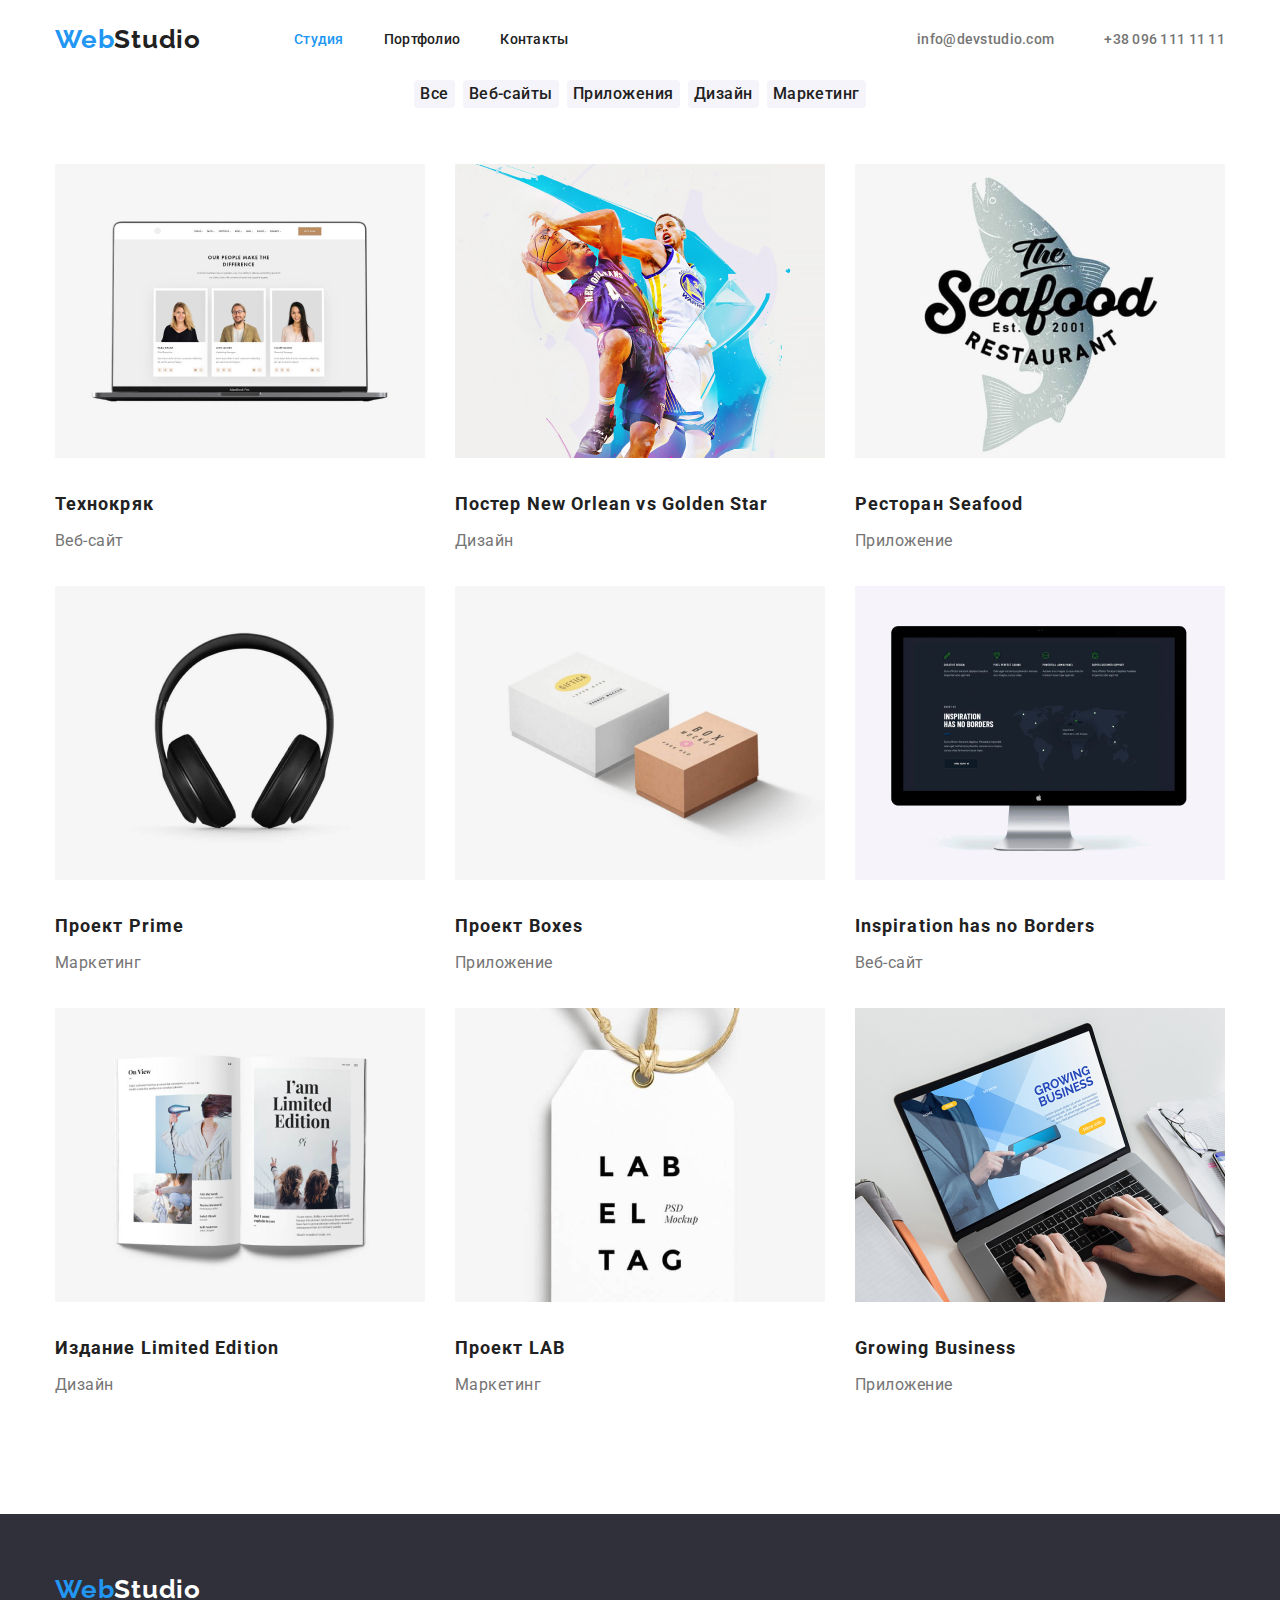
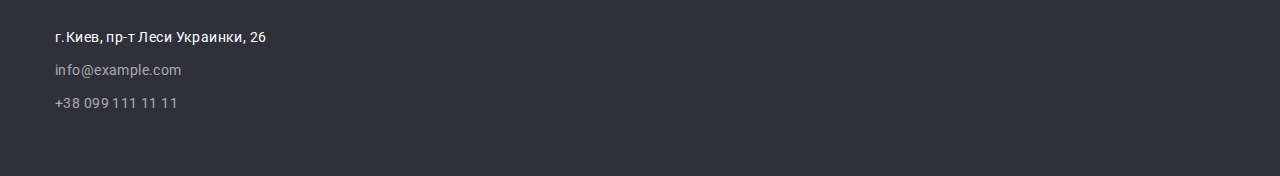
<file: portfolio.html>
<!DOCTYPE html>
<html lang="ru">
<head>
    <meta charset="UTF-8">
    <meta name="viewport" content="width=device-width, initial-scale=1.0">
    <title>Portfolio</title>
    <link href="https://fonts.googleapis.com/css2?family=Roboto:wght@400;500;700;900&display=swap" rel="stylesheet">
    <link href="https://fonts.googleapis.com/css2?family=Raleway:wght@400;700&display=swap" rel="stylesheet">
    <link href="https://fonts.googleapis.com/css2?family=Oleo+Script&display=swap" rel="stylesheet">
    <link rel="stylesheet" href="https://cdnjs.cloudflare.com/ajax/libs/modern-normalize/1.0.0/modern-normalize.min.css" />
    <link rel="stylesheet" href="./css/styles.css" />
</head>
<body>
    <!-- Шапка сайта -->
    <header class="header">
        <div class="container header-container">
            <nav class="navigation">
                <a href="./index.html" class="link-logo logo">Web<span class="link-logo-black">Studio</span></a>
                <ul class="list menu">
                    <li class="menu-item"><a href="./index.html" class="current-page">Студия</a></li>
                    <li class="menu-item"><a href="./portfolio.html" class="link menu-link">Портфолио</a></li>
                    <li class="menu-item"><a href="#contacts" class="link menu-link">Контакты</a></li>
                </ul>
            </nav>
            <ul class="list mail-tel">
                <li><a href="mailto:info@devstudio.com" class="link mail-menu-link mail">info@devstudio.com</a></li>
                <li><a href="tel:+380961111111" class="link mail-menu-link">+38 096 111 11 11</a></li>
            </ul>
    
        </div>
    
    </header>
    <main>
        <section class="portfolio-btn">
            <div class="container navigation-portfolio">
        <ul class="list portfolio-list">
            <li class="portfolio-item"><button class="btn-portfolio" type="button">Все</button></li>
            <li class="portfolio-item"><button class="btn-portfolio" type="button">Веб-сайты</button></li>
            <li class="portfolio-item"><button class="btn-portfolio" type="button">Приложения</button></li>
            <li class="portfolio-item"><button class="btn-portfolio" type="button">Дизайн</button></li>
            <li><button class="btn-portfolio" type="button">Маркетинг</button></li>
        </ul>
            </div>
        </section>

        <section class="portfolio-pb">
            <div class="container">
            <ul class="list portfolio-lst">
                <li class="portfolio-box"><img src="./img/techno.jpg" alt="Технокряк" width="370" />
                    <h4 class="portfolio">Технокряк</h4>
                    <p class="portfolio-dscr">Веб-сайт</p>
                </li>
                
                <li class="portfolio-box"><img src="./img/neworlean.jpg" alt="Постер" width="370" />
                    <h4 class="portfolio">Постер New Orlean vs Golden Star</h4>
                    <p class="portfolio-dscr">Дизайн</p>
                </li>

                <li class="portfolio-box"><img src="./img/seafood.jpg" alt="Seafood restaurant" width="370" />
                    <h4 class="portfolio">Ресторан Seafood</h4>
                    <p class="portfolio-dscr">Приложение</p>
                </li>

                <li class="portfolio-box"><img src="./img/headphones.jpg" alt="Prime project" width="370" />
                    <h4 class="portfolio">Проект Prime</h4>
                    <p class="portfolio-dscr">Маркетинг</p>
                </li>

                <li class="portfolio-box"><img src="./img/boxes.jpg" alt="Boxes" width="370" />
                    <h4 class="portfolio">Проект Boxes</h4>
                    <p class="portfolio-dscr">Приложение</p>
                </li>

                <li class="portfolio-box"><img src="./img/inspiration.jpg" alt="Inspiration" width="370" />
                    <h4 class="portfolio">Inspiration has no Borders</h4>
                    <p class="portfolio-dscr">Веб-сайт</p>
                </li>

                <li class="portfolio-box"><img src="./img/limitededition.jpg" alt="Limited edition" width="370" />
                    <h4 class="portfolio">Издание Limited Edition</h4>
                    <p class="portfolio-dscr">Дизайн</p>
                </li>

                <li class="portfolio-box"><img src="./img/lab.jpg" alt="LAB project" width="370" />
                    <h4 class="portfolio">Проект LAB</h4>
                    <p class="portfolio-dscr">Маркетинг</p>

                <li class="portfolio-box"><img src="./img/business.jpg" alt="Growing Business" width="370" />
                    <h4 class="portfolio">Growing Business</h4>
                    <p class="portfolio-dscr">Приложение</p>
                </li>
            </ul>
            </div>
        </section>
    </main>
    <!-- Футер -->
    <footer class="dark-bg">
        <div class="container footer-container">
            <div id="contacts">
                <a href="./index.html" class="link-logo">Web<span class="link-logo-white">Studio</span></a>
                <address>
                    <ul class="list">
                        <li class="footer-list">
                            <a href="https://goo.gl/maps/73yQ8bq3998Z3wym6" target="_blank" rel="noopener noreferer"
                                class="link adress">г.Киев, пр-т Леси Украинки, 26</a>
                        </li>
                        <li class="footer-mail">
                            <a href="https://info@example.com" target="_blank" rel="noopener noreferer"
                                class="link mail-menu">info@example.com</a>
                        </li>
                        <li><a href="tel:+380991111111" class="link mail-menu">+38 099 111 11 11</a></li>
                    </ul>
                </address>
            </div>
        </div>
    </footer>
</body>
</html>
</file>
<file: css/styles.css>
:root {
  --main-text-cl: #757575;
  --accent-cl: #2196f3;
  --black: #212121;
  --white: #ffffff;
  --gray: rgba(255, 255, 255, 0.6);
  --dark-bg: #2f303a;
  --light-grey: #f5f4fa;
}

html {
  box-sizing: border-box;
}
*,
*::before,
*::after {
  box-sizing: inherit;
}

img {
  display: inline-block;
  max-width: 100%;
  height: auto;
}

h1,
h2,
h3,
h4 p {
  margin-top: 0;
  margin-bottom: 0;
}

body {
  font-family: Roboto;
  font-size: 14px;
  line-height: 1.71;
  letter-spacing: 0.03em;
  color: var(--main-text-cl);
}

address {
  font-style: normal;
}

.visually-hidden {
  position: absolute !important;
  clip: rect(1px 1px 1px 1px);
  clip: rect(1px, 1px, 1px, 1px);
  padding: 0 !important;
  border: 0 !important;
  height: 1px !important;
  width: 1px !important;
  overflow: hidden;
}

.container {
  width: 1200px;
  padding-left: 15px;
  padding-right: 15px;
  margin-right: auto;
  margin-left: auto;
}

.header {
  padding-top: 24px;
  padding-bottom: 25px;
}

.header-container {
  display: flex;
  justify-content: flex-end;
  align-items: center;
}

.navigation {
  display: flex;
  align-items: center;
  margin-right: auto;
}

.header .logo {
  margin-right: 93px;
}

.menu {
  display: inline-flex;
}

.menu-item:not(:last-child) {
  margin-right: 40px;
}

.mail-tel {
  display: flex;
  align-items: center;
}

.mail {
  margin-right: 50px;
}

.list {
  list-style: none;
  margin: 0;
  padding: 0;
}

.link {
  color: inherit;
  text-decoration: none;
}

.link:hover,
.link:focus {
  color: var(--accent-cl);
}

.current-page {
  text-decoration: none;
  font-family: Roboto;
  font-weight: 500;
  font-size: 14px;
  line-height: 1.14;
  letter-spacing: 0.02em;
  color: var(--accent-cl);
}
.current-page:hover,
.current-page:focus {
  color: var(--black);
}

.link-logo {
  text-decoration: none;
  font-family: Raleway, Oleo Script;
  font-weight: 700;
  font-size: 26px;
  line-height: 1.19;
  letter-spacing: 0.03em;
  color: var(--accent-cl);
}

.link-logo-black {
  text-decoration: none;
  font-family: Raleway, Oleo Script;
  font-weight: 700;
  font-size: 26px;
  line-height: 1.19;
  letter-spacing: 0.03em;
  color: var(--black);
}

.link-logo-white {
  text-decoration: none;
  font-family: Raleway, Oleo Script;
  font-weight: 700;
  font-size: 26px;
  line-height: 1.19;
  letter-spacing: 0.03em;
  color: var(--white);
}

.menu-link {
  font-family: Roboto;
  font-weight: 500;
  font-size: 14px;
  line-height: 1.14;
  letter-spacing: 0.02em;
  color: var(--black);
}

.mail-menu-link {
  font-family: Roboto;
  font-weight: 500;
  font-size: 14px;
  line-height: 1.14;
  letter-spacing: 0.02em;
  color: var(--main-text-cl);
}

.dark-bg {
  background-color: var(--dark-bg);
}

.hero {
  display: flex;
}

.hero-content {
  max-width: 696px;
  justify-content: center;
  align-items: center;
  padding-top: 200px;
}

.title {
  font-family: Roboto;
  font-weight: 900;
  font-size: 44px;
  line-height: 1.36;
  text-align: center;
  letter-spacing: 0.06em;
  text-transform: uppercase;
  color: var(--white);
}

.btn {
  display: inline-block;
  padding: 10px 32px;
  min-width: 200px;
  font-family: Roboto;
  font-weight: 700;
  font-size: 16px;
  line-height: 1.875;
  display: flex;
  align-items: center;
  text-align: center;
  letter-spacing: 0.06em;
  color: var(--white);
  box-shadow: 0px 4px 4px rgba(0, 0, 0, 0.15);
  border-radius: 4px;
  background-color: var(--accent-cl);
  margin-top: 30px;
}

.btn:hover,
.btn:focus {
  color: var(--accent-cl);
  background-color: var(--white);
}

.btn-portfolio {
  display: inline-block;
  font-family: Roboto;
  font-weight: 500;
  font-size: 16px;
  line-height: 1.625;
  text-align: center;
  letter-spacing: 0.03em;
  color: var(--black);
  background-color: var(--light-grey);
  border: none;
  border-radius: 4px;
}

.btn-portfolio:hover,
.btn-portfolio:focus {
  color: var(--white);
  background-color: var(--accent-cl);
}

.heading {
  font-family: Roboto;
  font-weight: bold;
  font-size: 14px;
  line-height: 1.14;
  letter-spacing: 0.03em;
  text-transform: uppercase;
  color: var(--black);
  margin-bottom: 10px;
}

.advantages {
  margin-bottom: 94px;
}

.flexbox {
  display: flex;
  justify-content: space-between;
}

.content-box {
  width: calc((100%-90px) / 4);
  margin-right: 30px;
}
.duties {
  margin-bottom: 94px;
}

.duties-box {
  width: calc((100%-60px) / 3);
  margin-right: 30px;
}
.item-title {
  font-family: Roboto;
  font-weight: bold;
  font-size: 36px;
  line-height: 1.17;
  text-align: center;
  letter-spacing: 0.03em;
  color: var(--black);
  margin-bottom: 50px;
}

.crew-list {
  display: flex;
  flex-wrap: wrap;
  margin-left: -30px;
  margin-top: -30px;
}

.crew-item {
  flex-basis: calc(100 / 4-30px);
  margin-left: 30px;
  margin-top: 30px;
  text-align: center;
  background-color: var(--white);
  box-shadow: 0px 1px 3px rgba(0, 0, 0, 0.12), 0px 1px 1px rgba(0, 0, 0, 0.14),
    0px 2px 1px rgba(0, 0, 0, 0.2);
  border-radius: 0px 0px 4px 4px;
}
.crew-container {
  background-color: var(--light-grey);
  padding-bottom: 94px;
  padding-top: 94px;
}
.crew-name {
  font-family: Roboto;
  font-weight: 500;
  font-size: 16px;
  line-height: 1.19;
  text-align: center;
  letter-spacing: 0.03em;
  color: var(--black);
  margin: 0;
  margin-top: 30px;
  margin-bottom: 10px;
}

.crew-position {
  font-family: Roboto;
  font-weight: normal;
  font-size: 16px;
  line-height: 1.19;
  text-align: center;
  letter-spacing: 0.03em;
  color: var(--main-text-cl);
  margin: 0;
  margin-bottom: 30px;
}

.footer-container {
  padding-top: 60px;
  padding-bottom: 60px;
}

.footer-list {
  margin-top: 20px;
  margin-bottom: 9px;
}

.footer-mail {
  margin-bottom: 9px;
}

.adress {
  font-family: Roboto;
  font-weight: normal;
  font-size: 14px;
  line-height: 1.71;
  letter-spacing: 0.03em;
  color: var(--white);
}

.mail-menu {
  font-family: Roboto;
  font-weight: normal;
  font-size: 14px;
  line-height: 1.71;
  letter-spacing: 0.03em;
  color: var(--gray);
}

.portfolio {
  font-family: Roboto;
  font-weight: bold;
  font-size: 18px;
  line-height: 2;
  letter-spacing: 0.06em;
  color: var(--black);
  margin: 0;
  margin-top: 20px;
  margin-bottom: 4px;
}

.portfolio-dscr {
  font-family: Roboto;
  font-style: normal;
  font-size: 16px;
  line-height: 1.875;
  letter-spacing: 0.03em;
  color: var(--main-text-cl);
  margin: 0;
}

.navigation-portfolio {
  display: flex;
  align-items: center;
  justify-content: center;
}

.portfolio-list {
  display: flex;
  justify-content: center;
  align-items: center;
}

.portfolio-item {
  margin-right: 8px;
}

.portfolio-btn {
  margin-bottom: 56px;
}

.portfolio-box {
  flex-basis: calc(100 / 3-30px);
  margin-left: 30px;
  margin-top: 30px;
}

.portfolio-lst {
  display: flex;
  flex-wrap: wrap;
  margin-left: -30px;
  margin-top: -30px;
}

.portfolio-pb {
  padding-bottom: 114px;
}
</file>
